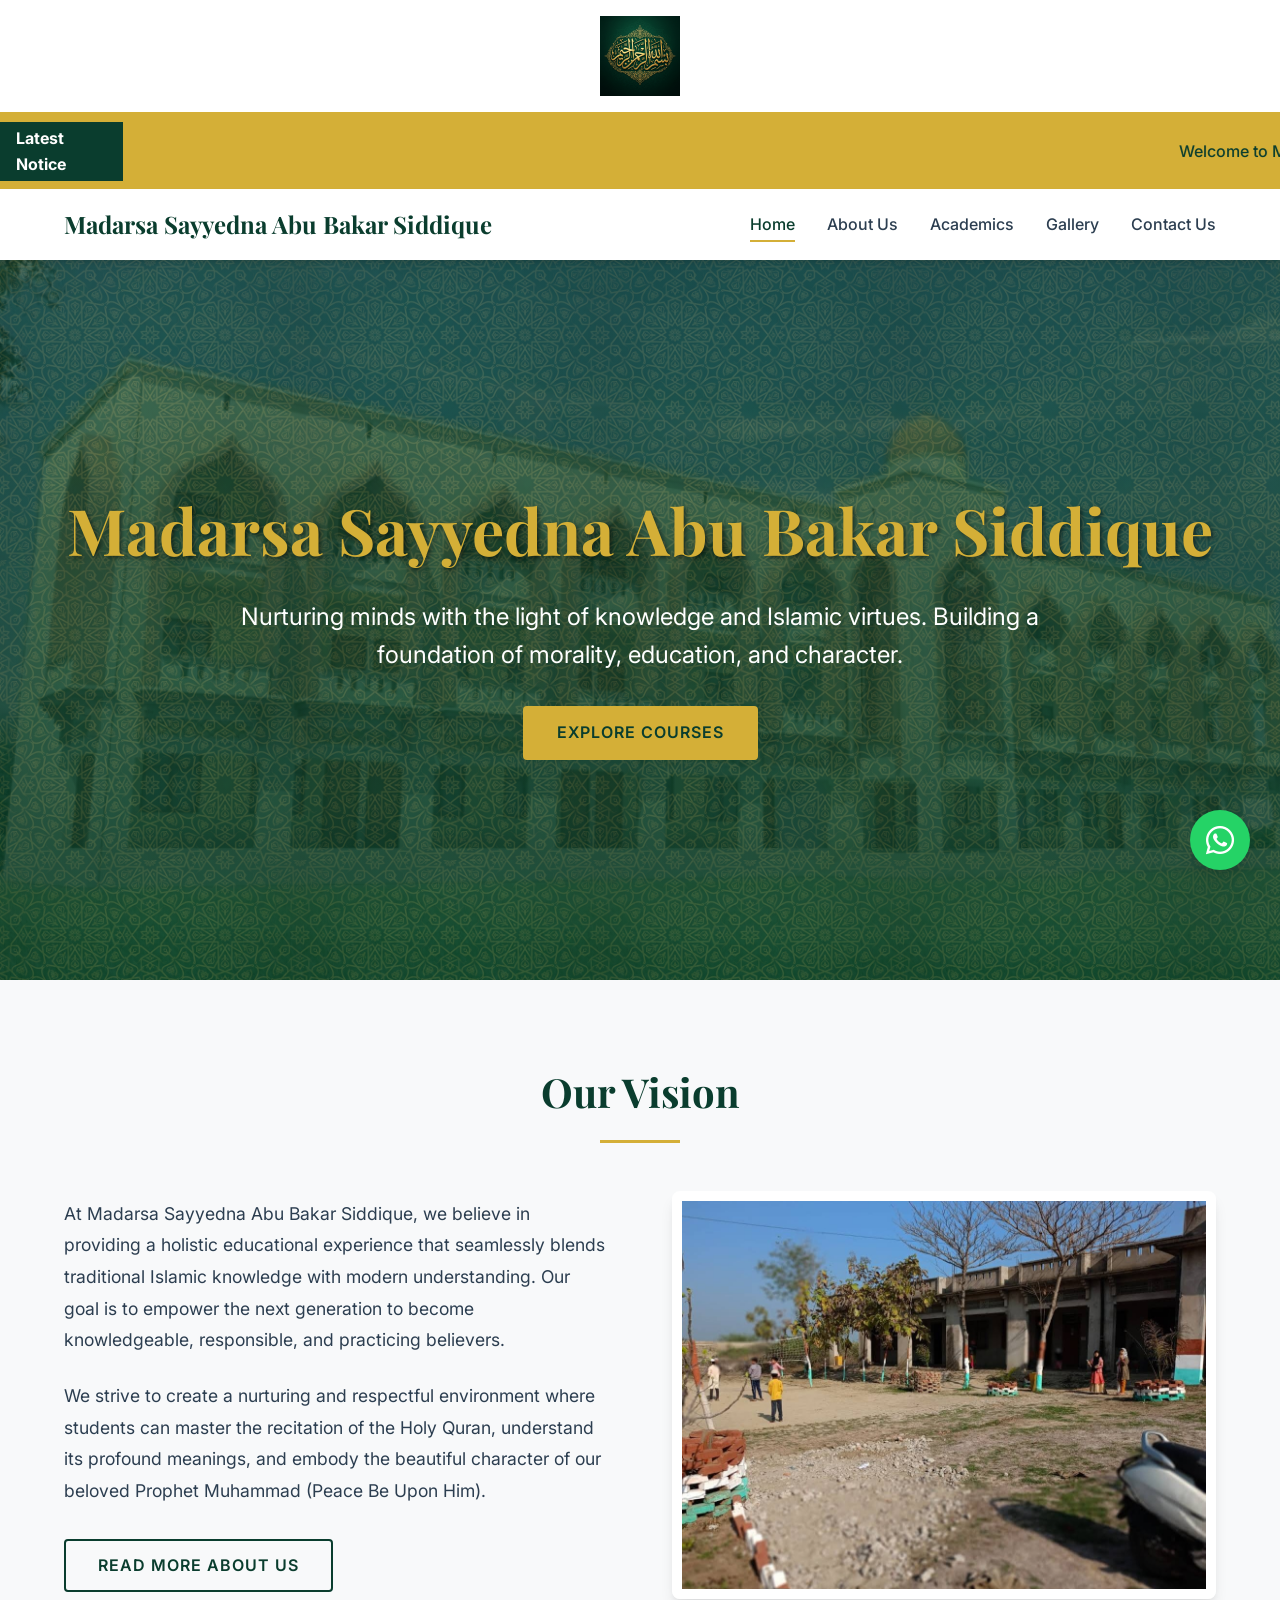
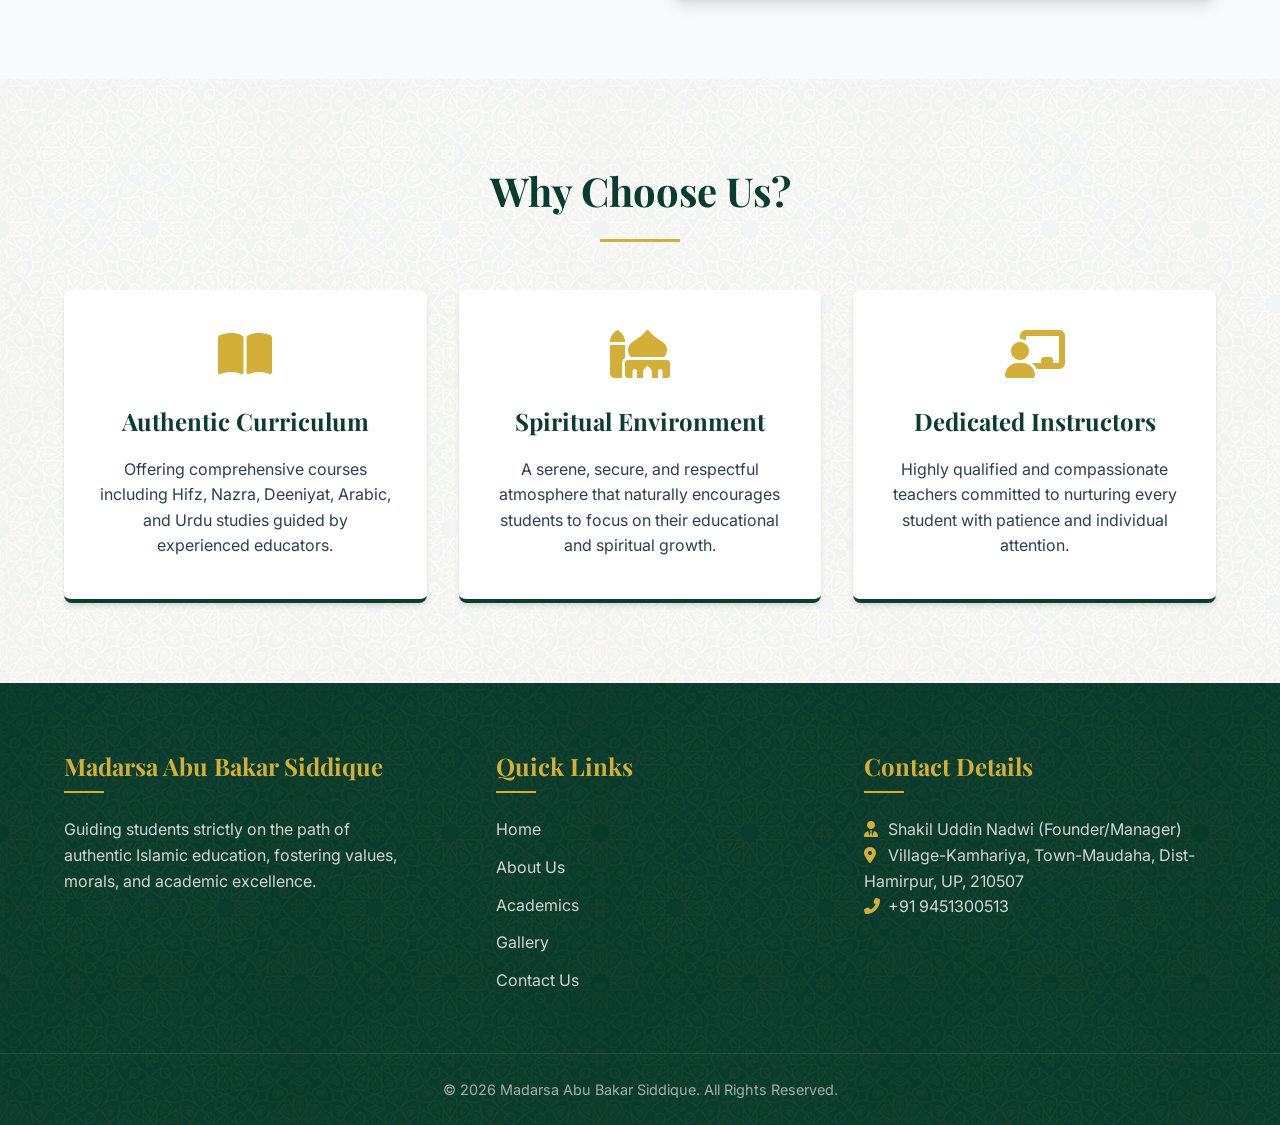
<file: index.html>
<!doctype html>
<html lang="en">
  <head>
    <meta charset="UTF-8" />
    <meta name="viewport" content="width=device-width, initial-scale=1.0" />
    <meta
      name="description"
      content="Madarsa Sayyedna Abu Bakar Siddique - Premier Islamic Educational Institution in Hamirpur, Uttar Pradesh."
    />
    <title>
      Madarsa in Hamirpur, Uttar Pradesh | Madarsa Sayyedna Abu Bakar Siddique
    </title>
    <!-- FontAwesome -->
    <link
      rel="stylesheet"
      href="https://cdnjs.cloudflare.com/ajax/libs/font-awesome/6.4.0/css/all.min.css"
    />
    <link rel="stylesheet" href="assets/css/style.css" />
  </head>

  <body>
    <!-- Top Bismillah Header -->
    <div class="bismillah-container">
      <img
        src="assets/images/bismillah.png"
        alt="Bismillah"
        class="bismillah-img"
      />
    </div>

    <!-- Notice Marquee -->
    <div class="notice-marquee">
      <span class="label">Latest Notice</span>
      <marquee behavior="scroll" direction="left" scrollamount="5">
        Welcome to Madarsa Sayyedna Abu Bakar Siddique! Admissions are now open
        for the upcoming academic year. Enroll your children for Hifz, Nazra,
        and Deeniyat courses. Focus on shaping a bright future with authentic
        Islamic teachings.
      </marquee>
    </div>

    <!-- Navbar -->
    <nav class="navbar">
      <div
        class="container"
        style="
          display: flex;
          justify-content: space-between;
          align-items: center;
        "
      >
        <a href="index.html" class="nav-brand"
          >Madarsa Sayyedna Abu Bakar Siddique</a
        >
        <button class="menu-toggle"><i class="fas fa-bars"></i></button>
        <ul class="nav-menu">
          <li><a href="index.html" class="nav-link">Home</a></li>
          <li><a href="about.html" class="nav-link">About Us</a></li>
          <li><a href="academics.html" class="nav-link">Academics</a></li>
          <li><a href="gallery.html" class="nav-link">Gallery</a></li>
          <li><a href="contact.html" class="nav-link">Contact Us</a></li>
        </ul>
      </div>
    </nav>

    <!-- Hero Section -->
    <section class="hero">
      <img
        src="assets/images/hero.jpeg"
        alt="Madarsa External View"
        class="hero-bg"
      />
      <div class="hero-overlay"></div>
      <div class="hero-pattern"></div>
      <div class="container hero-content">
        <h1>Madarsa Sayyedna Abu Bakar Siddique</h1>
        <p>
          Nurturing minds with the light of knowledge and Islamic virtues.
          Building a foundation of morality, education, and character.
        </p>
        <a href="academics.html" class="btn btn-gold">Explore Courses</a>
      </div>
    </section>

    <!-- Vision & Mission Section -->
    <section class="section section-bg-light">
      <div class="container">
        <h2 class="section-title">Our Vision</h2>
        <div class="about-grid">
          <div>
            <p
              style="font-size: 1.1rem; line-height: 1.8; margin-bottom: 1.5rem"
            >
              At Madarsa Sayyedna Abu Bakar Siddique, we believe in providing a
              holistic educational experience that seamlessly blends traditional
              Islamic knowledge with modern understanding. Our goal is to
              empower the next generation to become knowledgeable, responsible,
              and practicing believers.
            </p>
            <p style="font-size: 1.1rem; line-height: 1.8; margin-bottom: 2rem">
              We strive to create a nurturing and respectful environment where
              students can master the recitation of the Holy Quran, understand
              its profound meanings, and embody the beautiful character of our
              beloved Prophet Muhammad (Peace Be Upon Him).
            </p>
            <a
              href="about.html"
              class="btn btn-outline"
              style="
                color: var(--primary-green);
                border-color: var(--primary-green);
              "
              >Read More About Us</a
            >
          </div>
          <div>
            <img
              src="assets/images/students.jpeg"
              alt="Students Studying"
              class="about-image"
            />
          </div>
        </div>
      </div>
    </section>

    <!-- Key Highlights -->
    <section class="section section-bg-pattern">
      <div class="container">
        <h2 class="section-title">Why Choose Us?</h2>
        <div class="grid">
          <div class="card">
            <i class="fas fa-book-open card-icon"></i>
            <h3 class="card-title">Authentic Curriculum</h3>
            <p>
              Offering comprehensive courses including Hifz, Nazra, Deeniyat,
              Arabic, and Urdu studies guided by experienced educators.
            </p>
          </div>
          <div class="card">
            <i class="fas fa-mosque card-icon"></i>
            <h3 class="card-title">Spiritual Environment</h3>
            <p>
              A serene, secure, and respectful atmosphere that naturally
              encourages students to focus on their educational and spiritual
              growth.
            </p>
          </div>
          <div class="card">
            <i class="fas fa-chalkboard-teacher card-icon"></i>
            <h3 class="card-title">Dedicated Instructors</h3>
            <p>
              Highly qualified and compassionate teachers committed to nurturing
              every student with patience and individual attention.
            </p>
          </div>
        </div>
      </div>
    </section>

    <!-- Footer -->
    <footer class="footer">
      <div class="container footer-grid">
        <div class="footer-col">
          <h3>Madarsa Abu Bakar Siddique</h3>
          <p>
            Guiding students strictly on the path of authentic Islamic
            education, fostering values, morals, and academic excellence.
          </p>
        </div>
        <div class="footer-col" style="padding-left: 2rem">
          <h3>Quick Links</h3>
          <ul class="footer-links">
            <li><a href="index.html">Home</a></li>
            <li><a href="about.html">About Us</a></li>
            <li><a href="academics.html">Academics</a></li>
            <li><a href="gallery.html">Gallery</a></li>
            <li><a href="contact.html">Contact Us</a></li>
          </ul>
        </div>
        <div class="footer-col">
          <h3>Contact Details</h3>
          <p>
            <i
              class="fas fa-user-tie"
              style="color: var(--gold); width: 20px"
            ></i>
            Shakil Uddin Nadwi (Founder/Manager)
          </p>
          <p>
            <i
              class="fas fa-map-marker-alt"
              style="color: var(--gold); width: 20px"
            ></i>
            Village-Kamhariya, Town-Maudaha, Dist-Hamirpur, UP, 210507
          </p>
          <p>
            <i
              class="fas fa-phone-alt"
              style="color: var(--gold); width: 20px"
            ></i>
            +91 9451300513
          </p>
        </div>
      </div>
      <div class="footer-bottom">
        <p>&copy; 2026 Madarsa Abu Bakar Siddique. All Rights Reserved.</p>
      </div>
    </footer>

    <!-- WhatsApp FAB -->
    <a
      href="https://wa.me/919451300513"
      target="_blank"
      class="whatsapp-fab"
      aria-label="Chat on WhatsApp"
    >
      <i class="fab fa-whatsapp"></i>
    </a>

    <script src="assets/js/script.js"></script>
  </body>
</html>
</file>
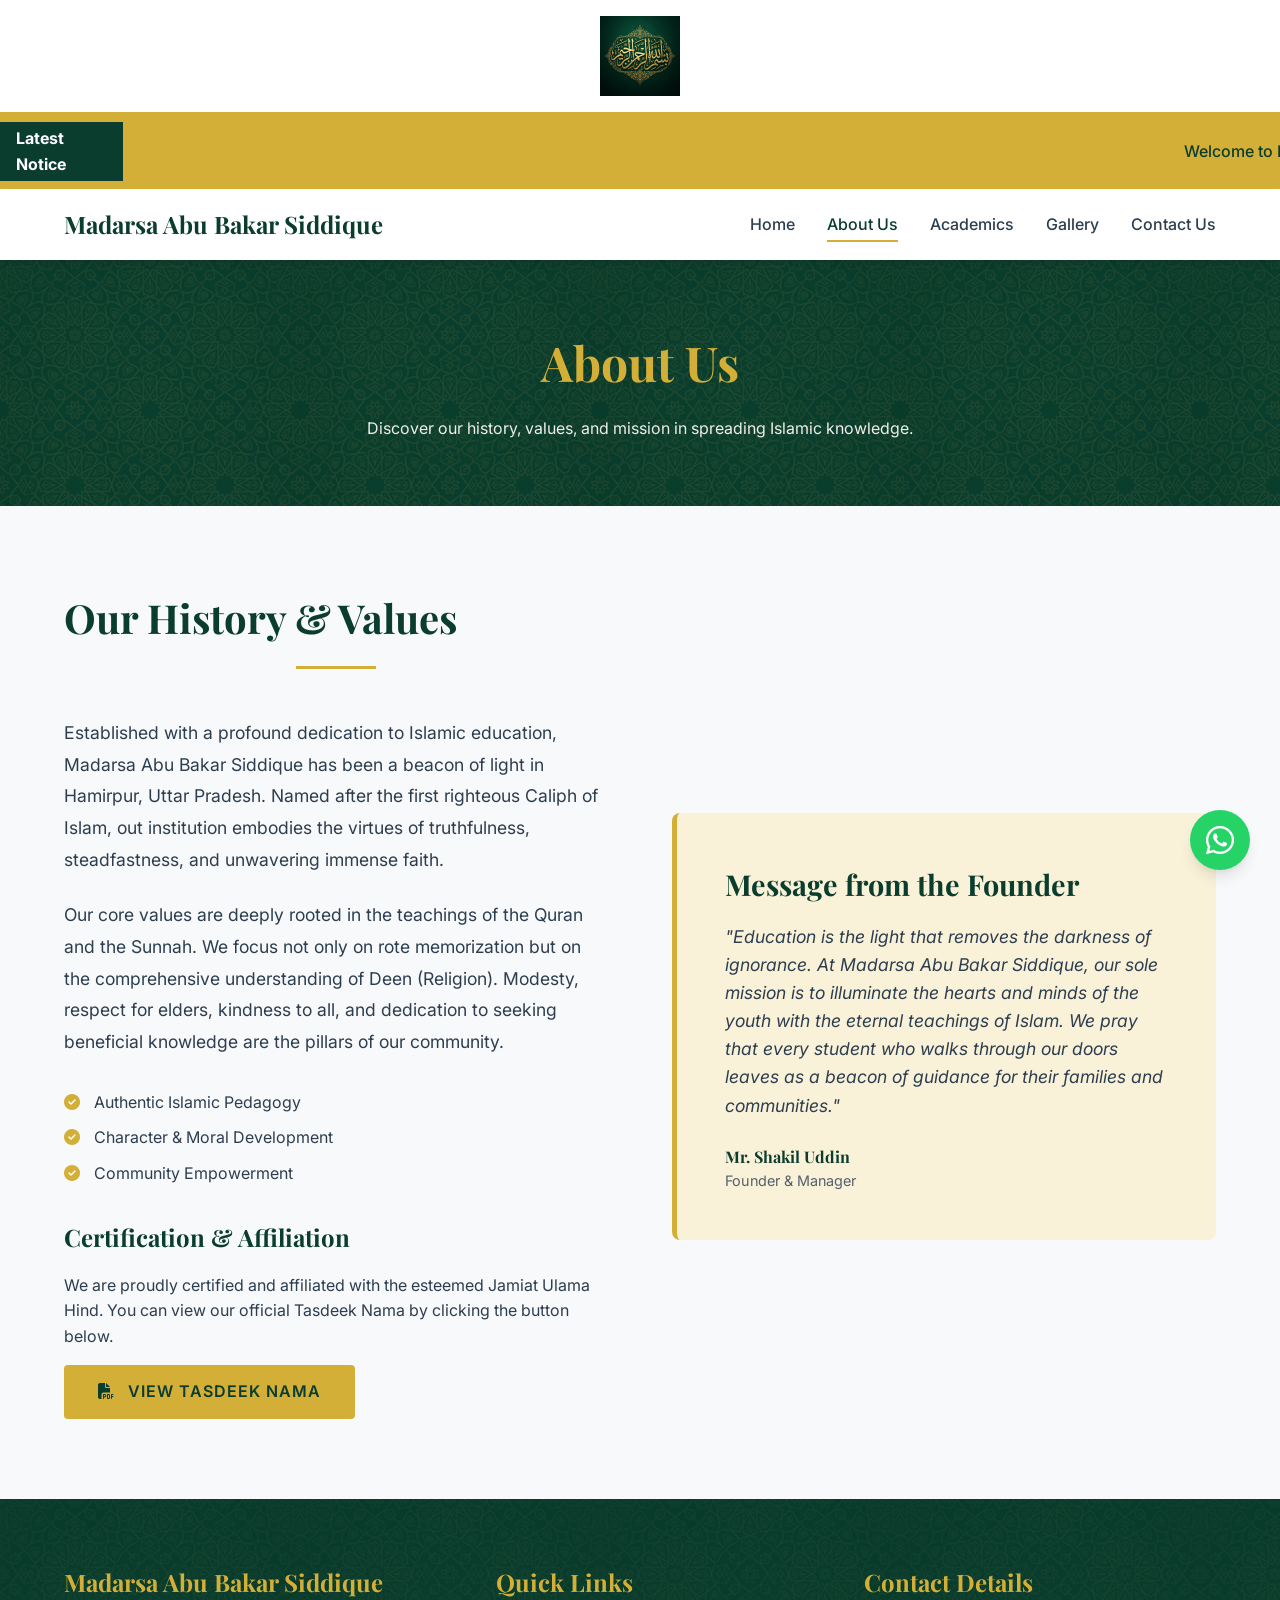
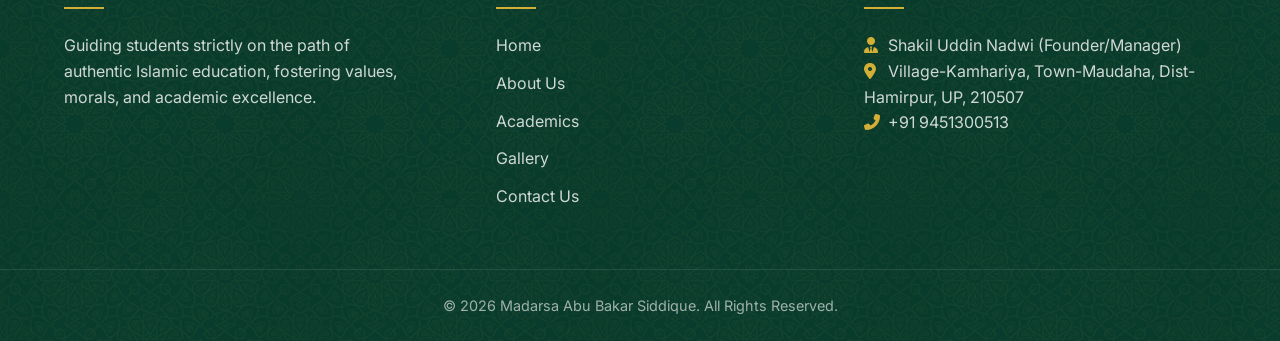
<file: about.html>
<!doctype html>
<html lang="en">
  <head>
    <meta charset="UTF-8" />
    <meta name="viewport" content="width=device-width, initial-scale=1.0" />
    <meta
      name="description"
      content="About Madarsa Abu Bakar Siddique - Learn about our history, values, and our Founder/Manager Shakil Uddin."
    />
    <title>About Us | Madarsa Abu Bakar Siddique</title>
    <!-- FontAwesome -->
    <link
      rel="stylesheet"
      href="https://cdnjs.cloudflare.com/ajax/libs/font-awesome/6.4.0/css/all.min.css"
    />
    <link rel="stylesheet" href="assets/css/style.css" />
  </head>

  <body>
    <!-- Top Bismillah Header -->
    <div class="bismillah-container">
      <img
        src="assets/images/bismillah.png"
        alt="Bismillah"
        class="bismillah-img"
      />
    </div>

    <!-- Notice Marquee -->
    <div class="notice-marquee">
      <span class="label">Latest Notice</span>
      <marquee behavior="scroll" direction="left" scrollamount="5">
        Welcome to Madarsa Abu Bakar Siddique! Admissions are now open for the
        upcoming academic year. Enroll your children for Hifz, Nazra, and
        Deeniyat courses. Focus on shaping a bright future with authentic
        Islamic teachings.
      </marquee>
    </div>

    <!-- Navbar -->
    <nav class="navbar">
      <div
        class="container"
        style="
          display: flex;
          justify-content: space-between;
          align-items: center;
        "
      >
        <a href="index.html" class="nav-brand">Madarsa Abu Bakar Siddique</a>
        <button class="menu-toggle"><i class="fas fa-bars"></i></button>
        <ul class="nav-menu">
          <li><a href="index.html" class="nav-link">Home</a></li>
          <li><a href="about.html" class="nav-link">About Us</a></li>
          <li><a href="academics.html" class="nav-link">Academics</a></li>
          <li><a href="gallery.html" class="nav-link">Gallery</a></li>
          <li><a href="contact.html" class="nav-link">Contact Us</a></li>
        </ul>
      </div>
    </nav>

    <!-- Page Header -->
    <header class="page-header">
      <div class="container">
        <h1>About Us</h1>
        <p>
          Discover our history, values, and mission in spreading Islamic
          knowledge.
        </p>
      </div>
    </header>

    <!-- History & Values Section -->
    <section class="section section-bg-light">
      <div class="container">
        <div class="about-grid">
          <div>
            <h2 class="section-title" style="text-align: left">
              Our History & Values
            </h2>
            <p
              style="font-size: 1.1rem; line-height: 1.8; margin-bottom: 1.5rem"
            >
              Established with a profound dedication to Islamic education,
              Madarsa Abu Bakar Siddique has been a beacon of light in Hamirpur,
              Uttar Pradesh. Named after the first righteous Caliph of Islam,
              out institution embodies the virtues of truthfulness,
              steadfastness, and unwavering immense faith.
            </p>
            <p style="font-size: 1.1rem; line-height: 1.8; margin-bottom: 2rem">
              Our core values are deeply rooted in the teachings of the Quran
              and the Sunnah. We focus not only on rote memorization but on the
              comprehensive understanding of Deen (Religion). Modesty, respect
              for elders, kindness to all, and dedication to seeking beneficial
              knowledge are the pillars of our community.
            </p>
            <ul style="list-style: none">
              <li style="margin-bottom: 10px">
                <i
                  class="fas fa-check-circle"
                  style="color: var(--gold); margin-right: 10px"
                ></i>
                Authentic Islamic Pedagogy
              </li>
              <li style="margin-bottom: 10px">
                <i
                  class="fas fa-check-circle"
                  style="color: var(--gold); margin-right: 10px"
                ></i>
                Character & Moral Development
              </li>
              <li style="margin-bottom: 10px">
                <i
                  class="fas fa-check-circle"
                  style="color: var(--gold); margin-right: 10px"
                ></i>
                Community Empowerment
              </li>
            </ul>
            <div style="margin-top: 2rem">
              <h3
                style="
                  font-size: 1.5rem;
                  color: var(--primary-green);
                  margin-bottom: 1rem;
                "
              >
                Certification & Affiliation
              </h3>
              <p style="margin-bottom: 1rem">
                We are proudly certified and affiliated with the esteemed Jamiat
                Ulama Hind. You can view our official Tasdeek Nama by clicking
                the button below.
              </p>
              <a
                href="assets/pdf/madarsa_tasddenama779_260310_111826.PDF"
                target="_blank"
                class="btn btn-gold"
              >
                <i class="fas fa-file-pdf" style="margin-right: 8px"></i> View
                Tasdeek Nama
              </a>
            </div>
          </div>
          <div>
            <!-- Message From Founder -->
            <div class="founder-msg">
              <h2
                style="
                  font-size: 1.8rem;
                  margin-bottom: 1rem;
                  color: var(--primary-green);
                "
              >
                Message from the Founder
              </h2>
              <blockquote>
                "Education is the light that removes the darkness of ignorance.
                At Madarsa Abu Bakar Siddique, our sole mission is to illuminate
                the hearts and minds of the youth with the eternal teachings of
                Islam. We pray that every student who walks through our doors
                leaves as a beacon of guidance for their families and
                communities."
              </blockquote>
              <p class="founder-name">Mr. Shakil Uddin</p>
              <p style="color: var(--text-gray); font-size: 0.9rem">
                Founder & Manager
              </p>
            </div>
          </div>
        </div>
      </div>
    </section>

    <!-- Footer -->
    <footer class="footer">
      <div class="container footer-grid">
        <div class="footer-col">
          <h3>Madarsa Abu Bakar Siddique</h3>
          <p>
            Guiding students strictly on the path of authentic Islamic
            education, fostering values, morals, and academic excellence.
          </p>
        </div>
        <div class="footer-col" style="padding-left: 2rem">
          <h3>Quick Links</h3>
          <ul class="footer-links">
            <li><a href="index.html">Home</a></li>
            <li><a href="about.html">About Us</a></li>
            <li><a href="academics.html">Academics</a></li>
            <li><a href="gallery.html">Gallery</a></li>
            <li><a href="contact.html">Contact Us</a></li>
          </ul>
        </div>
        <div class="footer-col">
          <h3>Contact Details</h3>
          <p>
            <i
              class="fas fa-user-tie"
              style="color: var(--gold); width: 20px"
            ></i>
            Shakil Uddin Nadwi (Founder/Manager)
          </p>
          <p>
            <i
              class="fas fa-map-marker-alt"
              style="color: var(--gold); width: 20px"
            ></i>
            Village-Kamhariya, Town-Maudaha, Dist-Hamirpur, UP, 210507
          </p>
          <p>
            <i
              class="fas fa-phone-alt"
              style="color: var(--gold); width: 20px"
            ></i>
            +91 9451300513
          </p>
        </div>
      </div>
      <div class="footer-bottom">
        <p>&copy; 2026 Madarsa Abu Bakar Siddique. All Rights Reserved.</p>
      </div>
    </footer>

    <!-- WhatsApp FAB -->
    <a
      href="https://wa.me/919451300513"
      target="_blank"
      class="whatsapp-fab"
      aria-label="Chat on WhatsApp"
    >
      <i class="fab fa-whatsapp"></i>
    </a>

    <script src="assets/js/script.js"></script>
  </body>
</html>
</file>
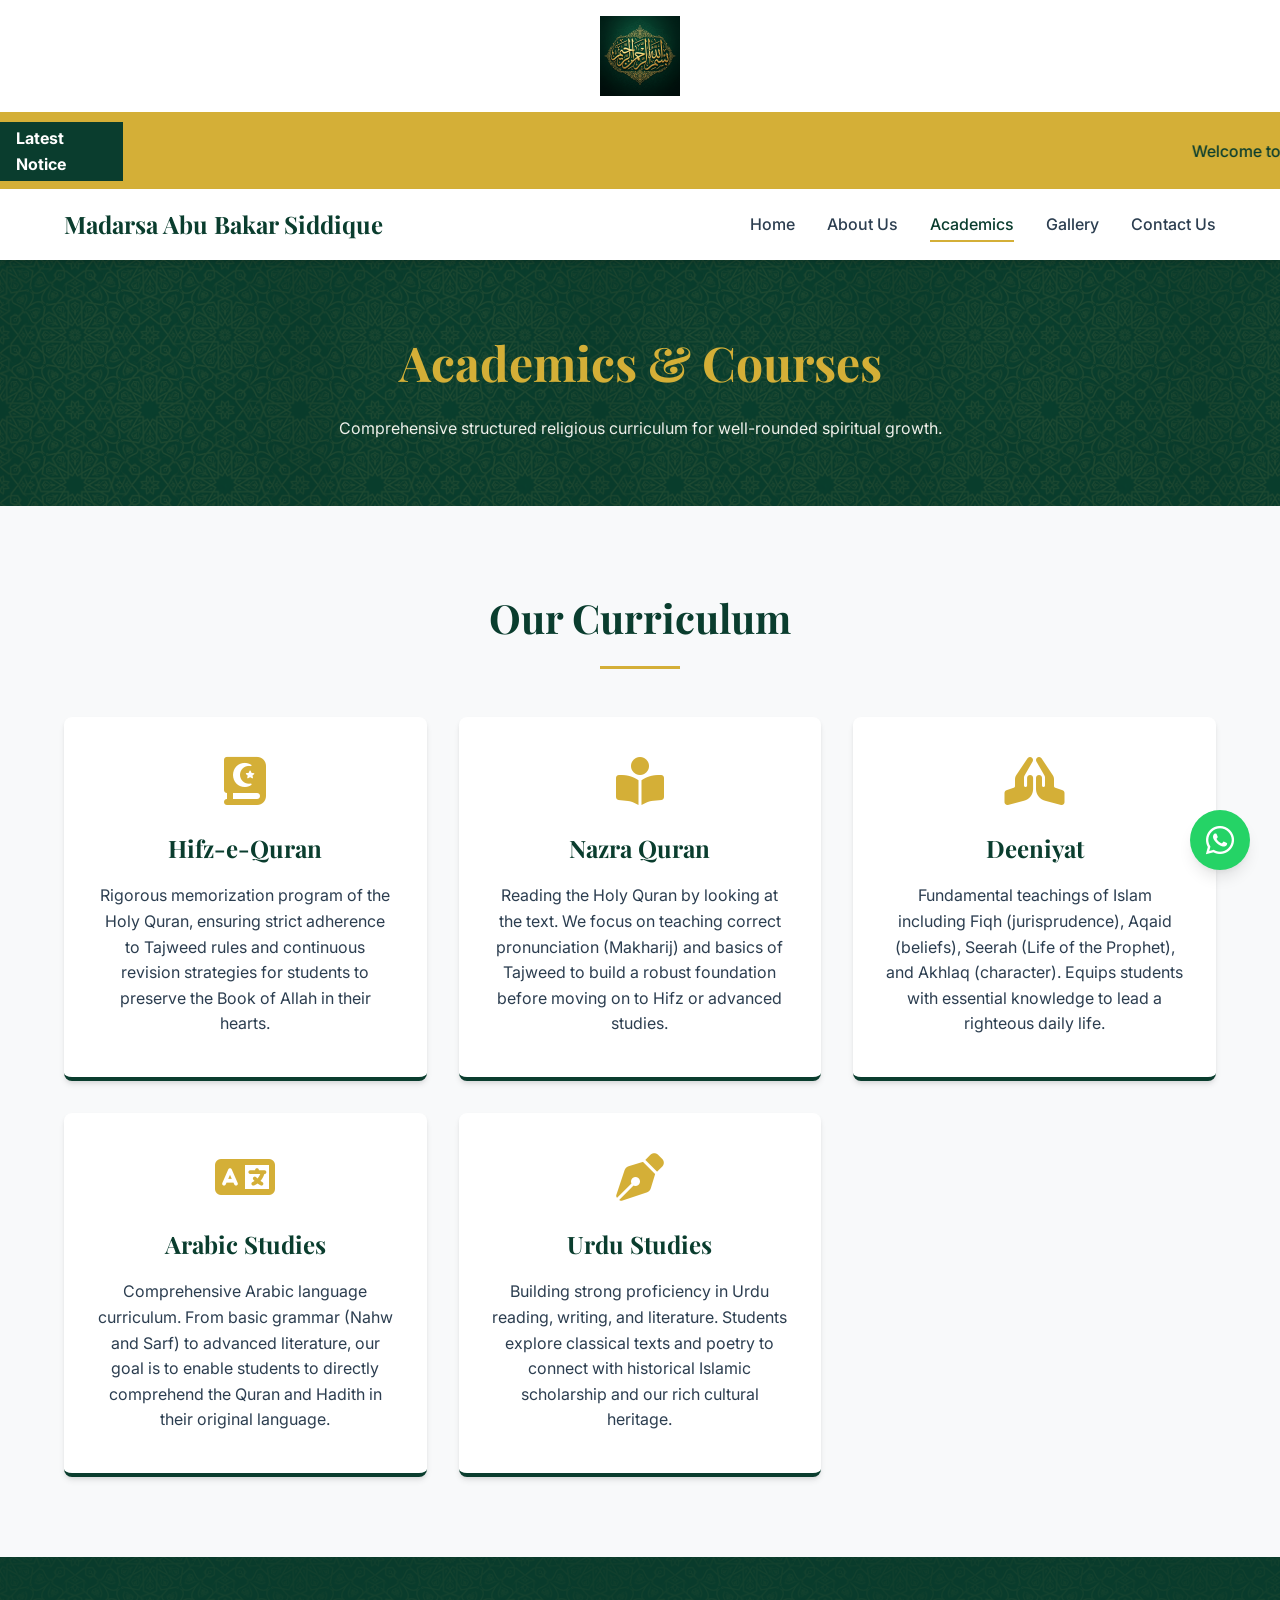
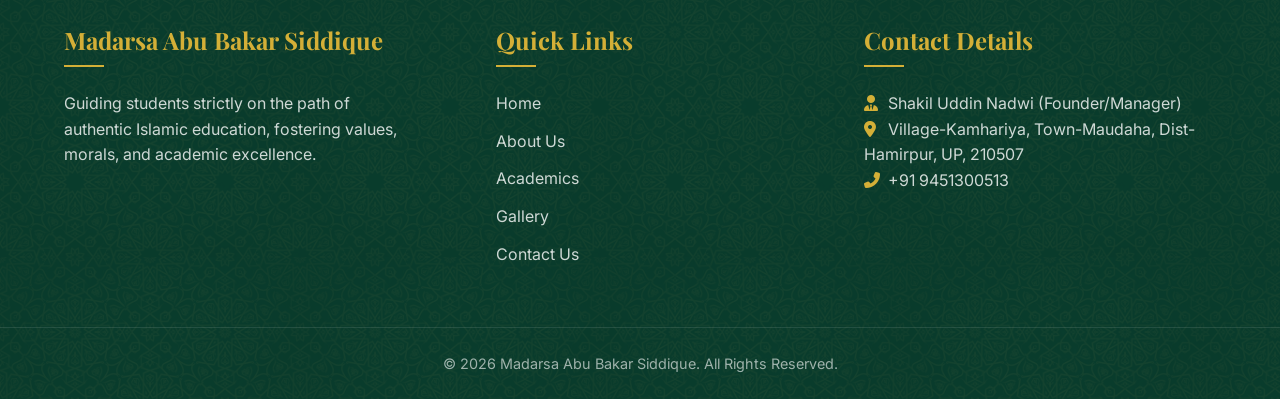
<file: academics.html>
<!doctype html>
<html lang="en">
  <head>
    <meta charset="UTF-8" />
    <meta name="viewport" content="width=device-width, initial-scale=1.0" />
    <meta
      name="description"
      content="Academics & Courses at Madarsa Abu Bakar Siddique - Hifz, Nazra, Deeniyat, Arabic, and Urdu Studies."
    />
    <title>Academics & Courses | Madarsa Abu Bakar Siddique</title>
    <!-- FontAwesome -->
    <link
      rel="stylesheet"
      href="https://cdnjs.cloudflare.com/ajax/libs/font-awesome/6.4.0/css/all.min.css"
    />
    <link rel="stylesheet" href="assets/css/style.css" />
  </head>

  <body>
    <!-- Top Bismillah Header -->
    <div class="bismillah-container">
      <img
        src="assets/images/bismillah.png"
        alt="Bismillah"
        class="bismillah-img"
      />
    </div>

    <!-- Notice Marquee -->
    <div class="notice-marquee">
      <span class="label">Latest Notice</span>
      <marquee behavior="scroll" direction="left" scrollamount="5">
        Welcome to Madarsa Abu Bakar Siddique! Admissions are now open for the
        upcoming academic year. Enroll your children for Hifz, Nazra, and
        Deeniyat courses. Focus on shaping a bright future with authentic
        Islamic teachings.
      </marquee>
    </div>

    <!-- Navbar -->
    <nav class="navbar">
      <div
        class="container"
        style="
          display: flex;
          justify-content: space-between;
          align-items: center;
        "
      >
        <a href="index.html" class="nav-brand">Madarsa Abu Bakar Siddique</a>
        <button class="menu-toggle"><i class="fas fa-bars"></i></button>
        <ul class="nav-menu">
          <li><a href="index.html" class="nav-link">Home</a></li>
          <li><a href="about.html" class="nav-link">About Us</a></li>
          <li><a href="academics.html" class="nav-link">Academics</a></li>
          <li><a href="gallery.html" class="nav-link">Gallery</a></li>
          <li><a href="contact.html" class="nav-link">Contact Us</a></li>
        </ul>
      </div>
    </nav>

    <!-- Page Header -->
    <header class="page-header">
      <div class="container">
        <h1>Academics & Courses</h1>
        <p>
          Comprehensive structured religious curriculum for well-rounded
          spiritual growth.
        </p>
      </div>
    </header>

    <!-- Courses Section -->
    <section class="section section-bg-light">
      <div class="container">
        <h2 class="section-title">Our Curriculum</h2>
        <div class="grid">
          <!-- Course 1 -->
          <div class="card">
            <i class="fas fa-quran card-icon"></i>
            <h3 class="card-title">Hifz-e-Quran</h3>
            <p>
              Rigorous memorization program of the Holy Quran, ensuring strict
              adherence to Tajweed rules and continuous revision strategies for
              students to preserve the Book of Allah in their hearts.
            </p>
          </div>
          <!-- Course 2 -->
          <div class="card">
            <i class="fas fa-book-reader card-icon"></i>
            <h3 class="card-title">Nazra Quran</h3>
            <p>
              Reading the Holy Quran by looking at the text. We focus on
              teaching correct pronunciation (Makharij) and basics of Tajweed to
              build a robust foundation before moving on to Hifz or advanced
              studies.
            </p>
          </div>
          <!-- Course 3 -->
          <div class="card">
            <i class="fas fa-hands-praying card-icon"></i>
            <h3 class="card-title">Deeniyat</h3>
            <p>
              Fundamental teachings of Islam including Fiqh (jurisprudence),
              Aqaid (beliefs), Seerah (Life of the Prophet), and Akhlaq
              (character). Equips students with essential knowledge to lead a
              righteous daily life.
            </p>
          </div>
          <!-- Course 4 -->
          <div class="card">
            <i class="fas fa-language card-icon"></i>
            <h3 class="card-title">Arabic Studies</h3>
            <p>
              Comprehensive Arabic language curriculum. From basic grammar (Nahw
              and Sarf) to advanced literature, our goal is to enable students
              to directly comprehend the Quran and Hadith in their original
              language.
            </p>
          </div>
          <!-- Course 5 -->
          <div class="card">
            <i class="fas fa-pen-nib card-icon"></i>
            <h3 class="card-title">Urdu Studies</h3>
            <p>
              Building strong proficiency in Urdu reading, writing, and
              literature. Students explore classical texts and poetry to connect
              with historical Islamic scholarship and our rich cultural
              heritage.
            </p>
          </div>
        </div>
      </div>
    </section>

    <!-- Footer -->
    <footer class="footer">
      <div class="container footer-grid">
        <div class="footer-col">
          <h3>Madarsa Abu Bakar Siddique</h3>
          <p>
            Guiding students strictly on the path of authentic Islamic
            education, fostering values, morals, and academic excellence.
          </p>
        </div>
        <div class="footer-col" style="padding-left: 2rem">
          <h3>Quick Links</h3>
          <ul class="footer-links">
            <li><a href="index.html">Home</a></li>
            <li><a href="about.html">About Us</a></li>
            <li><a href="academics.html">Academics</a></li>
            <li><a href="gallery.html">Gallery</a></li>
            <li><a href="contact.html">Contact Us</a></li>
          </ul>
        </div>
        <div class="footer-col">
          <h3>Contact Details</h3>
          <p>
            <i
              class="fas fa-user-tie"
              style="color: var(--gold); width: 20px"
            ></i>
            Shakil Uddin Nadwi (Founder/Manager)
          </p>
          <p>
            <i
              class="fas fa-map-marker-alt"
              style="color: var(--gold); width: 20px"
            ></i>
            Village-Kamhariya, Town-Maudaha, Dist-Hamirpur, UP, 210507
          </p>
          <p>
            <i
              class="fas fa-phone-alt"
              style="color: var(--gold); width: 20px"
            ></i>
            +91 9451300513
          </p>
        </div>
      </div>
      <div class="footer-bottom">
        <p>&copy; 2026 Madarsa Abu Bakar Siddique. All Rights Reserved.</p>
      </div>
    </footer>

    <!-- WhatsApp FAB -->
    <a
      href="https://wa.me/919451300513"
      target="_blank"
      class="whatsapp-fab"
      aria-label="Chat on WhatsApp"
    >
      <i class="fab fa-whatsapp"></i>
    </a>

    <script src="assets/js/script.js"></script>
  </body>
</html>
</file>
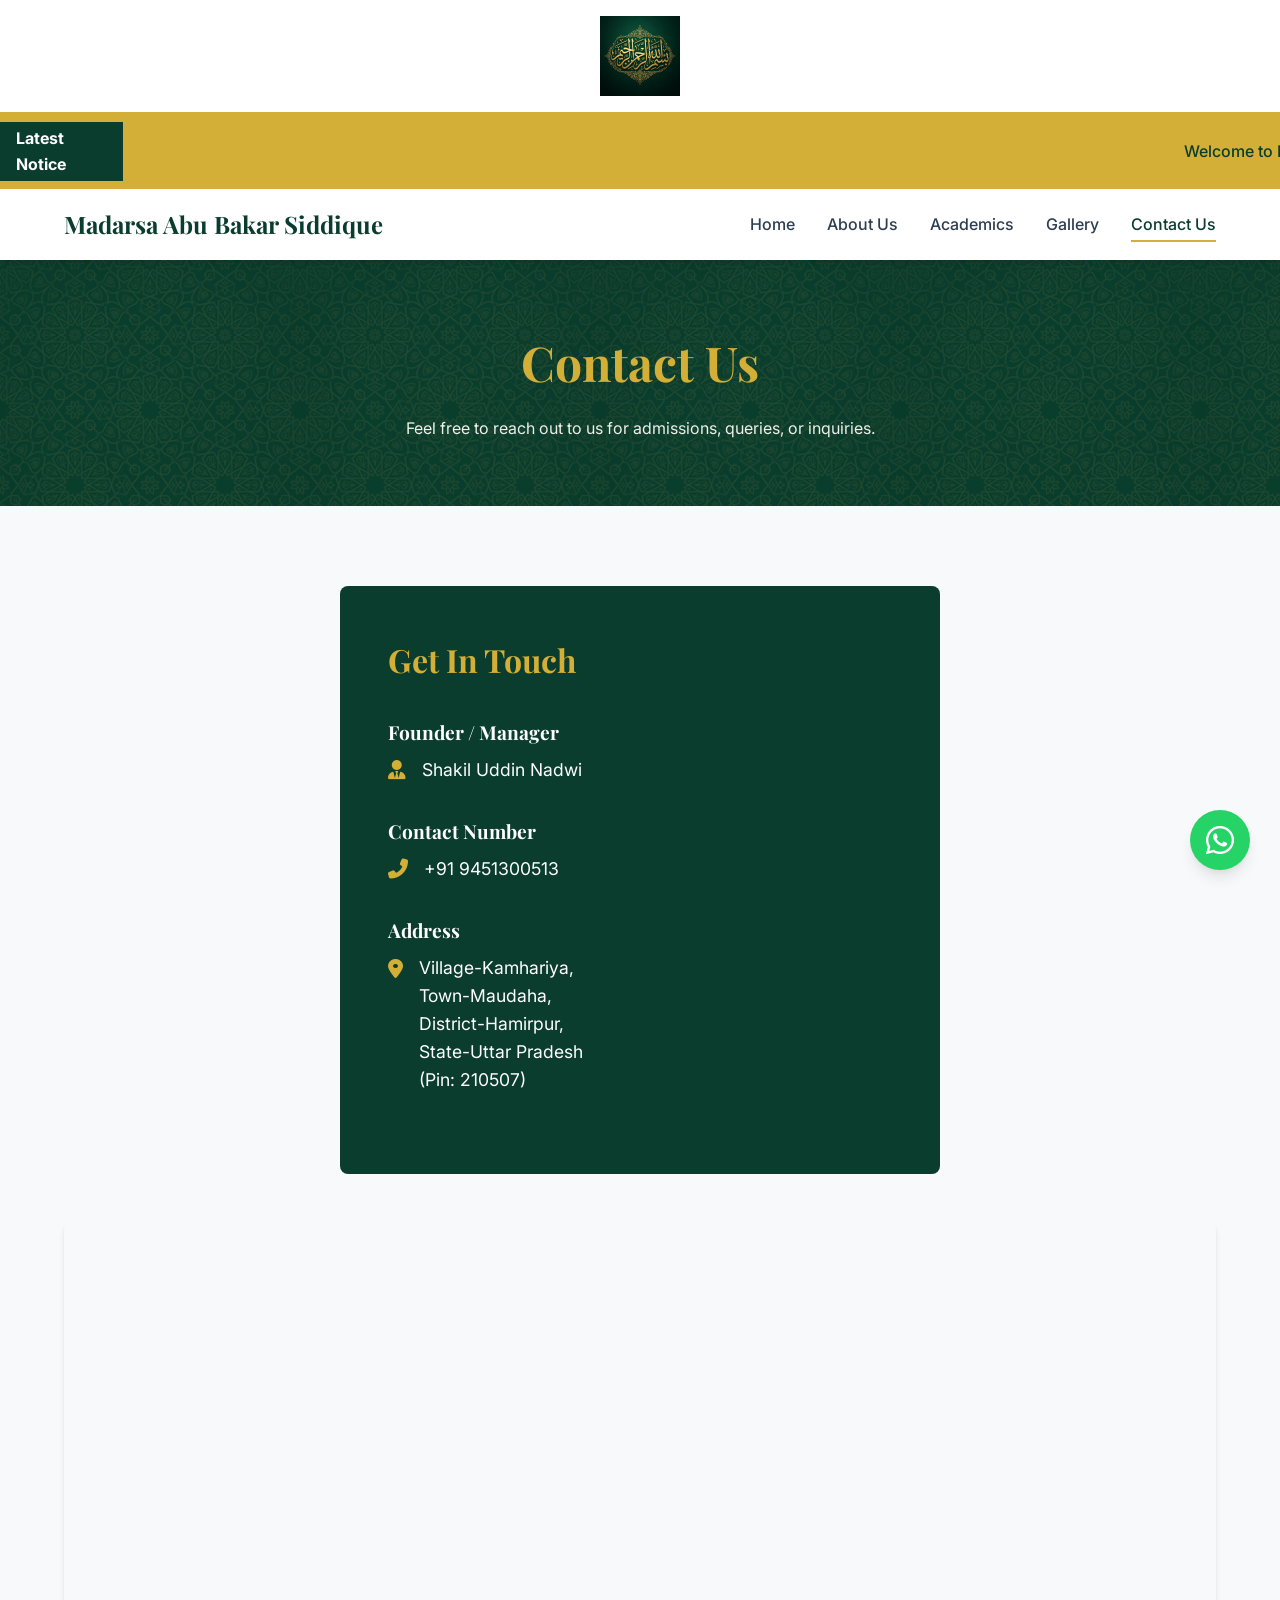
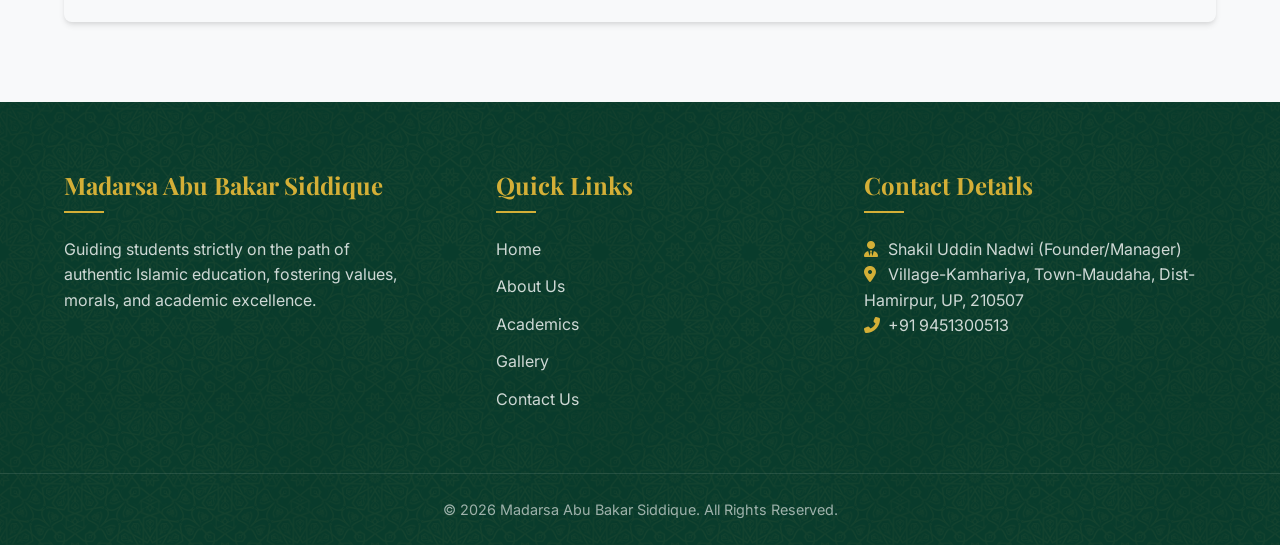
<file: contact.html>
<!doctype html>
<html lang="en">
  <head>
    <meta charset="UTF-8" />
    <meta name="viewport" content="width=device-width, initial-scale=1.0" />
    <meta
      name="description"
      content="Contact Madarsa Sayyedna Abu Bakar Siddique. Get in touch with us at Hamirpur, Uttar Pradesh."
    />
    <title>Contact Us | Madarsa Abu Bakar Siddique</title>
    <!-- FontAwesome -->
    <link
      rel="stylesheet"
      href="https://cdnjs.cloudflare.com/ajax/libs/font-awesome/6.4.0/css/all.min.css"
    />
    <link rel="stylesheet" href="assets/css/style.css" />
  </head>

  <body>
    <!-- Top Bismillah Header -->
    <div class="bismillah-container">
      <img
        src="assets/images/bismillah.png"
        alt="Bismillah"
        class="bismillah-img"
      />
    </div>

    <!-- Notice Marquee -->
    <div class="notice-marquee">
      <span class="label">Latest Notice</span>
      <marquee behavior="scroll" direction="left" scrollamount="5">
        Welcome to Madarsa Abu Bakar Siddique! Admissions are now open for the
        upcoming academic year. Enroll your children for Hifz, Nazra, and
        Deeniyat courses. Focus on shaping a bright future with authentic
        Islamic teachings.
      </marquee>
    </div>

    <!-- Navbar -->
    <nav class="navbar">
      <div
        class="container"
        style="
          display: flex;
          justify-content: space-between;
          align-items: center;
        "
      >
        <a href="index.html" class="nav-brand">Madarsa Abu Bakar Siddique</a>
        <button class="menu-toggle"><i class="fas fa-bars"></i></button>
        <ul class="nav-menu">
          <li><a href="index.html" class="nav-link">Home</a></li>
          <li><a href="about.html" class="nav-link">About Us</a></li>
          <li><a href="academics.html" class="nav-link">Academics</a></li>
          <li><a href="gallery.html" class="nav-link">Gallery</a></li>
          <li><a href="contact.html" class="nav-link">Contact Us</a></li>
        </ul>
      </div>
    </nav>

    <!-- Page Header -->
    <header class="page-header">
      <div class="container">
        <h1>Contact Us</h1>
        <p>
          Feel free to reach out to us for admissions, queries, or inquiries.
        </p>
      </div>
    </header>

    <!-- Contact Section -->
    <section class="section section-bg-light">
      <div class="container">
        <div
          class="contact-grid"
          style="grid-template-columns: 1fr; max-width: 600px; margin: 0 auto"
        >
          <!-- Contact Info Area -->
          <div>
            <div class="contact-info">
              <h3 style="font-size: 2rem; margin-bottom: 2rem">Get In Touch</h3>

              <div style="margin-bottom: 2rem">
                <h4
                  style="
                    color: var(--white);
                    font-size: 1.2rem;
                    margin-bottom: 0.5rem;
                  "
                >
                  Founder / Manager
                </h4>
                <p style="font-size: 1.1rem; margin-bottom: 0">
                  <i class="fas fa-user-tie"></i> Shakil Uddin Nadwi
                </p>
              </div>

              <div style="margin-bottom: 2rem">
                <h4
                  style="
                    color: var(--white);
                    font-size: 1.2rem;
                    margin-bottom: 0.5rem;
                  "
                >
                  Contact Number
                </h4>
                <p style="font-size: 1.1rem; margin-bottom: 0">
                  <i class="fas fa-phone-alt"></i> +91 9451300513
                </p>
              </div>

              <div style="margin-bottom: 2rem">
                <h4
                  style="
                    color: var(--white);
                    font-size: 1.2rem;
                    margin-bottom: 0.5rem;
                  "
                >
                  Address
                </h4>
                <p
                  style="font-size: 1.1rem; line-height: 1.6; margin-bottom: 0"
                >
                  <i
                    class="fas fa-map-marker-alt"
                    style="align-self: flex-start; margin-top: 5px"
                  ></i>
                  Village-Kamhariya,<br />Town-Maudaha,<br />District-Hamirpur,<br />State-Uttar
                  Pradesh<br />(Pin: 210507)
                </p>
              </div>
            </div>
          </div>
        </div>

        <!-- Google Map iframe linking to Hamirpur, UP -->
        <div class="map-container">
          <iframe
            src="https://maps.google.com/maps?q=madarsa%20sayyedna%20abu%20bakar%20siddque,%20village-kamhariya,%20maudaha,%20hamirpur,%20uttar%20pradesh%20210507&t=&z=16&ie=UTF8&iwloc=&output=embed"
            width="100%"
            height="100%"
            style="border: 0"
            allowfullscreen=""
            loading="lazy"
            referrerpolicy="no-referrer-when-downgrade"
          >
          </iframe>
        </div>
      </div>
    </section>

    <!-- Footer -->
    <footer class="footer">
      <div class="container footer-grid">
        <div class="footer-col">
          <h3>Madarsa Abu Bakar Siddique</h3>
          <p>
            Guiding students strictly on the path of authentic Islamic
            education, fostering values, morals, and academic excellence.
          </p>
        </div>
        <div class="footer-col" style="padding-left: 2rem">
          <h3>Quick Links</h3>
          <ul class="footer-links">
            <li><a href="index.html">Home</a></li>
            <li><a href="about.html">About Us</a></li>
            <li><a href="academics.html">Academics</a></li>
            <li><a href="gallery.html">Gallery</a></li>
            <li><a href="contact.html">Contact Us</a></li>
          </ul>
        </div>
        <div class="footer-col">
          <h3>Contact Details</h3>
          <p>
            <i
              class="fas fa-user-tie"
              style="color: var(--gold); width: 20px"
            ></i>
            Shakil Uddin Nadwi (Founder/Manager)
          </p>
          <p>
            <i
              class="fas fa-map-marker-alt"
              style="color: var(--gold); width: 20px"
            ></i>
            Village-Kamhariya, Town-Maudaha, Dist-Hamirpur, UP, 210507
          </p>
          <p>
            <i
              class="fas fa-phone-alt"
              style="color: var(--gold); width: 20px"
            ></i>
            +91 9451300513
          </p>
        </div>
      </div>
      <div class="footer-bottom">
        <p>&copy; 2026 Madarsa Abu Bakar Siddique. All Rights Reserved.</p>
      </div>
    </footer>

    <!-- WhatsApp FAB -->
    <a
      href="https://wa.me/919451300513"
      target="_blank"
      class="whatsapp-fab"
      aria-label="Chat on WhatsApp"
    >
      <i class="fab fa-whatsapp"></i>
    </a>

    <script src="assets/js/script.js"></script>
  </body>
</html>
</file>
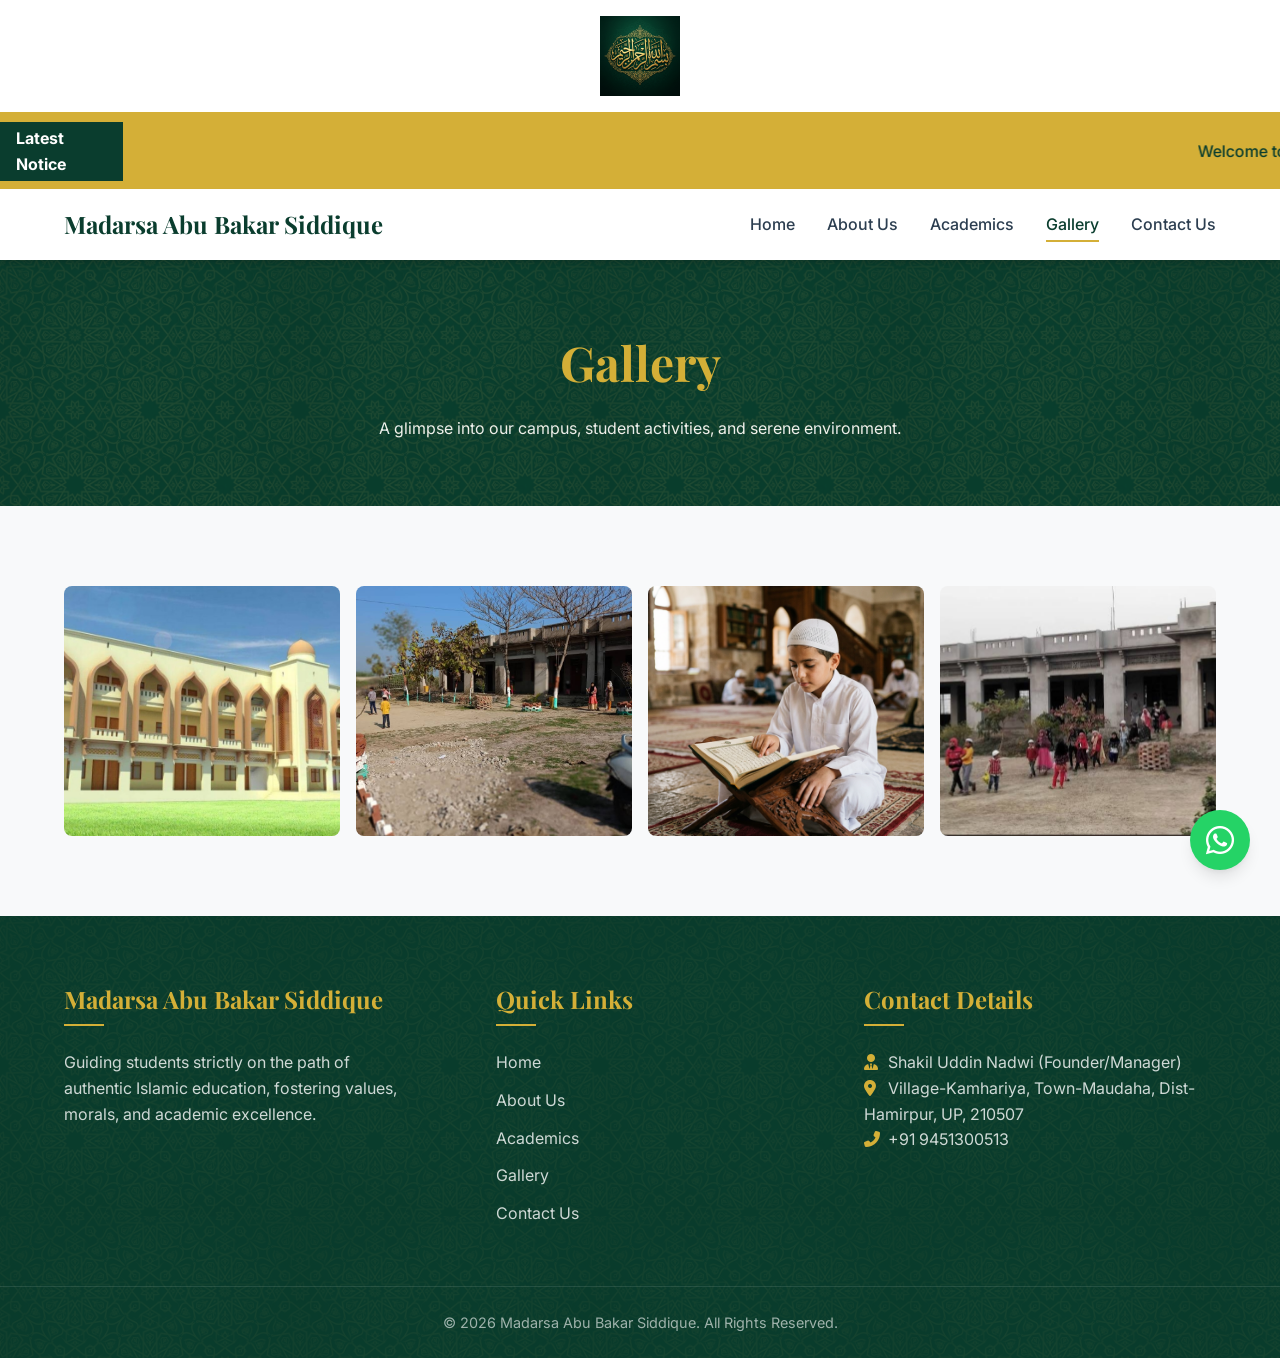
<file: gallery.html>
<!doctype html>
<html lang="en">
  <head>
    <meta charset="UTF-8" />
    <meta name="viewport" content="width=device-width, initial-scale=1.0" />
    <meta
      name="description"
      content="Gallery of Madarsa Sayyedna Abu Bakar Siddique - Campus photos and student activities."
    />
    <title>Gallery | Madarsa Sayyedna Abu Bakar Siddique</title>
    <!-- FontAwesome -->
    <link
      rel="stylesheet"
      href="https://cdnjs.cloudflare.com/ajax/libs/font-awesome/6.4.0/css/all.min.css"
    />
    <link rel="stylesheet" href="assets/css/style.css" />
  </head>

  <body>
    <!-- Top Bismillah Header -->
    <div class="bismillah-container">
      <img
        src="assets/images/bismillah.png"
        alt="Bismillah"
        class="bismillah-img"
      />
    </div>

    <!-- Notice Marquee -->
    <div class="notice-marquee">
      <span class="label">Latest Notice</span>
      <marquee behavior="scroll" direction="left" scrollamount="5">
        Welcome to Madarsa Abu Bakar Siddique! Admissions are now open for the
        upcoming academic year. Enroll your children for Hifz, Nazra, and
        Deeniyat courses. Focus on shaping a bright future with authentic
        Islamic teachings.
      </marquee>
    </div>

    <!-- Navbar -->
    <nav class="navbar">
      <div
        class="container"
        style="
          display: flex;
          justify-content: space-between;
          align-items: center;
        "
      >
        <a href="index.html" class="nav-brand">Madarsa Abu Bakar Siddique</a>
        <button class="menu-toggle"><i class="fas fa-bars"></i></button>
        <ul class="nav-menu">
          <li><a href="index.html" class="nav-link">Home</a></li>
          <li><a href="about.html" class="nav-link">About Us</a></li>
          <li><a href="academics.html" class="nav-link">Academics</a></li>
          <li><a href="gallery.html" class="nav-link">Gallery</a></li>
          <li><a href="contact.html" class="nav-link">Contact Us</a></li>
        </ul>
      </div>
    </nav>

    <!-- Page Header -->
    <header class="page-header">
      <div class="container">
        <h1>Gallery</h1>
        <p>
          A glimpse into our campus, student activities, and serene environment.
        </p>
      </div>
    </header>

    <!-- Gallery Section -->
    <section class="section section-bg-light">
      <div class="container">
        <div class="gallery-grid">
          <div class="gallery-item">
            <img src="assets/images/hero.jpeg" alt="Madarsa External View" />
          </div>
          <div class="gallery-item">
            <img
              src="assets/images/students.jpeg"
              alt="Students in Classroom"
            />
          </div>
          <div class="gallery-item">
            <img src="assets/images/quran.png" alt="Quran Reading" />
          </div>
          <div class="gallery-item">
            <img src="assets/images/students1.jpeg" alt="Group Study Session" />
          </div>
        </div>
      </div>
    </section>

    <!-- Footer -->
    <footer class="footer">
      <div class="container footer-grid">
        <div class="footer-col">
          <h3>Madarsa Abu Bakar Siddique</h3>
          <p>
            Guiding students strictly on the path of authentic Islamic
            education, fostering values, morals, and academic excellence.
          </p>
        </div>
        <div class="footer-col" style="padding-left: 2rem">
          <h3>Quick Links</h3>
          <ul class="footer-links">
            <li><a href="index.html">Home</a></li>
            <li><a href="about.html">About Us</a></li>
            <li><a href="academics.html">Academics</a></li>
            <li><a href="gallery.html">Gallery</a></li>
            <li><a href="contact.html">Contact Us</a></li>
          </ul>
        </div>
        <div class="footer-col">
          <h3>Contact Details</h3>
          <p>
            <i
              class="fas fa-user-tie"
              style="color: var(--gold); width: 20px"
            ></i>
            Shakil Uddin Nadwi (Founder/Manager)
          </p>
          <p>
            <i
              class="fas fa-map-marker-alt"
              style="color: var(--gold); width: 20px"
            ></i>
            Village-Kamhariya, Town-Maudaha, Dist-Hamirpur, UP, 210507
          </p>
          <p>
            <i
              class="fas fa-phone-alt"
              style="color: var(--gold); width: 20px"
            ></i>
            +91 9451300513
          </p>
        </div>
      </div>
      <div class="footer-bottom">
        <p>&copy; 2026 Madarsa Abu Bakar Siddique. All Rights Reserved.</p>
      </div>
    </footer>

    <!-- WhatsApp FAB -->
    <a
      href="https://wa.me/919451300513"
      target="_blank"
      class="whatsapp-fab"
      aria-label="Chat on WhatsApp"
    >
      <i class="fab fa-whatsapp"></i>
    </a>

    <script src="assets/js/script.js"></script>
  </body>
</html>
</file>
<file: assets/css/style.css>
@import url("https://fonts.googleapis.com/css2?family=Inter:wght@300;400;500;600&family=Playfair+Display:ital,wght@0,400;0,600;0,700;1,400&display=swap");

:root {
  --primary-green: #0a3d2e;
  --light-green: #186f54;
  --gold: #d4af37;
  --light-gold: #f9f1d8;
  --white: #ffffff;
  --off-white: #f8f9fa;
  --text-dark: #2c3e50;
  --text-gray: #55606c;
  --font-heading: "Playfair Display", serif;
  --font-body: "Inter", sans-serif;
  --shadow:
    0 4px 6px -1px rgba(0, 0, 0, 0.1), 0 2px 4px -1px rgba(0, 0, 0, 0.06);
  --shadow-lg:
    0 10px 15px -3px rgba(0, 0, 0, 0.1), 0 4px 6px -2px rgba(0, 0, 0, 0.05);
  --transition: all 0.3s ease;
}

* {
  margin: 0;
  padding: 0;
  box-sizing: border-box;
}

body {
  font-family: var(--font-body);
  color: var(--text-dark);
  background-color: var(--off-white);
  line-height: 1.6;
}

h1,
h2,
h3,
h4,
h5,
h6 {
  font-family: var(--font-heading);
  font-weight: 700;
  color: var(--primary-green);
  margin-bottom: 1rem;
}

a {
  text-decoration: none;
  color: var(--primary-green);
  transition: var(--transition);
}

a:hover {
  color: var(--gold);
}

img {
  max-width: 100%;
  height: auto;
  display: block;
}

.container {
  width: 100%;
  max-width: 1200px;
  margin: 0 auto;
  padding: 0 1.5rem;
}

/* Header & Marquee */
.top-bar {
  background-color: var(--primary-green);
  color: var(--white);
  padding: 0.5rem 0;
  text-align: center;
}

.bismillah-container {
  padding: 1rem 0;
  text-align: center;
  background-color: var(--white);
  border-bottom: 2px solid var(--gold);
}

.bismillah-img {
  height: 80px;
  margin: 0 auto;
  object-fit: contain;
}

.notice-marquee {
  background-color: var(--gold);
  color: var(--primary-green);
  font-weight: 500;
  padding: 0.5rem 0;
  display: flex;
  align-items: center;
}

.notice-marquee span.label {
  background: var(--primary-green);
  color: var(--white);
  padding: 0.25rem 1rem;
  font-weight: bold;
  margin-right: 1rem;
  z-index: 2;
}

/* Navigation */
.navbar {
  background-color: var(--white);
  position: sticky;
  top: 0;
  z-index: 1000;
  box-shadow: var(--shadow);
}

.navbar .container {
  display: flex;
  justify-content: space-between;
  align-items: center;
  padding: 1rem 1.5rem;
}

.nav-brand {
  font-family: var(--font-heading);
  font-size: 1.5rem;
  font-weight: 700;
  color: var(--primary-green);
}

.nav-menu {
  display: flex;
  list-style: none;
  gap: 2rem;
}

.nav-link {
  font-weight: 500;
  color: var(--text-dark);
  position: relative;
  padding: 0.5rem 0;
}

.nav-link::after {
  content: "";
  position: absolute;
  width: 0;
  height: 2px;
  bottom: 0;
  left: 0;
  background-color: var(--gold);
  transition: var(--transition);
}

.nav-link:hover::after,
.nav-link.active::after {
  width: 100%;
}

.nav-link.active {
  color: var(--primary-green);
}

.menu-toggle {
  display: none;
  font-size: 1.5rem;
  cursor: pointer;
  color: var(--primary-green);
  background: none;
  border: none;
}

/* Hero Section */
.hero {
  position: relative;
  height: 80vh;
  min-height: 500px;
  display: flex;
  align-items: center;
  justify-content: center;
  color: var(--white);
  text-align: center;
}

.hero-bg {
  position: absolute;
  top: 0;
  left: 0;
  width: 100%;
  height: 100%;
  object-fit: cover;
  z-index: -2;
}

.hero-overlay {
  position: absolute;
  top: 0;
  left: 0;
  width: 100%;
  height: 100%;
  background: linear-gradient(rgba(10, 61, 46, 0.7), rgba(10, 61, 46, 0.9));
  z-index: -1;
}

.hero-pattern {
  position: absolute;
  top: 0;
  left: 0;
  width: 100%;
  height: 100%;
  background-image: url("../images/pattern.png");
  background-size: 300px;
  opacity: 0.15;
  z-index: -1;
}

.hero-content h1 {
  color: var(--gold);
  font-size: 4rem;
  margin-bottom: 1rem;
  text-shadow: 2px 2px 4px rgba(0, 0, 0, 0.5);
}

.hero-content p {
  font-size: 1.5rem;
  max-width: 800px;
  margin: 0 auto 2rem auto;
}

.btn {
  display: inline-block;
  padding: 0.75rem 2rem;
  border-radius: 4px;
  font-weight: 600;
  text-transform: uppercase;
  letter-spacing: 1px;
  transition: var(--transition);
  border: 2px solid transparent;
  cursor: pointer;
}

.btn-gold {
  background-color: var(--gold);
  color: var(--primary-green);
}

.btn-gold:hover {
  background-color: transparent;
  border-color: var(--gold);
  color: var(--gold);
}

.btn-outline {
  background-color: transparent;
  border-color: var(--white);
  color: var(--white);
}

.btn-outline:hover {
  background-color: var(--white);
  color: var(--primary-green);
}

/* Sections */
.section {
  padding: 5rem 0;
  position: relative;
}

.section-bg-light {
  background-color: var(--off-white);
}

.section-bg-pattern {
  background-color: var(--white);
  position: relative;
}

.section-bg-pattern::before {
  content: "";
  position: absolute;
  top: 0;
  left: 0;
  width: 100%;
  height: 100%;
  background-image: url("../images/pattern.png");
  background-size: 300px;
  opacity: 0.05;
  z-index: 0;
  pointer-events: none;
}

.section-title {
  text-align: center;
  font-size: 2.5rem;
  margin-bottom: 3rem;
  position: relative;
  z-index: 1;
}

.section-title::after {
  content: "";
  display: block;
  width: 80px;
  height: 3px;
  background-color: var(--gold);
  margin: 1rem auto 0;
}

/* Features/Courses */
.grid {
  display: grid;
  grid-template-columns: repeat(auto-fit, minmax(300px, 1fr));
  gap: 2rem;
  position: relative;
  z-index: 1;
}

.card {
  background: var(--white);
  border-radius: 8px;
  padding: 2.5rem 2rem;
  text-align: center;
  box-shadow: var(--shadow);
  transition: var(--transition);
  border-bottom: 4px solid var(--primary-green);
}

.card:hover {
  transform: translateY(-10px);
  box-shadow: var(--shadow-lg);
  border-bottom-color: var(--gold);
}

.card-icon {
  font-size: 3rem;
  color: var(--gold);
  margin-bottom: 1.5rem;
}

.card-title {
  font-size: 1.5rem;
  margin-bottom: 1rem;
}

/* About Section */
.about-grid {
  display: grid;
  grid-template-columns: 1fr 1fr;
  gap: 4rem;
  align-items: center;
}

.about-image {
  border-radius: 8px;
  box-shadow: var(--shadow-lg);
  border: 10px solid var(--white);
}

.founder-msg {
  background-color: var(--light-gold);
  padding: 3rem;
  border-radius: 8px;
  position: relative;
  border-left: 5px solid var(--gold);
  margin-top: 3rem;
}

.founder-msg blockquote {
  font-style: italic;
  font-size: 1.1rem;
  color: var(--text-dark);
  margin-bottom: 1.5rem;
}

.founder-name {
  font-weight: 700;
  color: var(--primary-green);
  font-family: var(--font-heading);
}

/* Page Header */
.page-header {
  background-color: var(--primary-green);
  color: var(--white);
  padding: 4rem 0;
  text-align: center;
  position: relative;
  overflow: hidden;
}

.page-header::before {
  content: "";
  position: absolute;
  top: 0;
  left: 0;
  width: 100%;
  height: 100%;
  background-image: url("../images/pattern.png");
  background-size: 300px;
  opacity: 0.1;
}

.page-header h1 {
  color: var(--gold);
  font-size: 3rem;
  position: relative;
  z-index: 1;
}

/* Gallery */
.gallery-grid {
  display: grid;
  grid-template-columns: repeat(auto-fill, minmax(250px, 1fr));
  gap: 1rem;
}

.gallery-item {
  height: 250px;
  overflow: hidden;
  border-radius: 8px;
  position: relative;
}

.gallery-item img {
  width: 100%;
  height: 100%;
  object-fit: cover;
  transition: transform 0.5s ease;
}

.gallery-item:hover img {
  transform: scale(1.1);
}

/* Contact */
.contact-grid {
  display: grid;
  grid-template-columns: 1fr 1fr;
  gap: 3rem;
}

.contact-info {
  background-color: var(--primary-green);
  color: var(--white);
  padding: 3rem;
  border-radius: 8px;
}

.contact-info h3 {
  color: var(--gold);
}

.contact-info p {
  margin-bottom: 1.5rem;
  display: flex;
  align-items: center;
  gap: 1rem;
}

.contact-info p i {
  color: var(--gold);
  font-size: 1.25rem;
}

.form-group {
  margin-bottom: 1.5rem;
}

.form-control {
  width: 100%;
  padding: 1rem;
  border: 1px solid #ddd;
  border-radius: 4px;
  font-family: var(--font-body);
  transition: var(--transition);
}

.form-control:focus {
  outline: none;
  border-color: var(--primary-green);
  box-shadow: 0 0 0 2px rgba(10, 61, 46, 0.2);
}

textarea.form-control {
  resize: vertical;
  min-height: 150px;
}

.map-container {
  width: 100%;
  height: 400px;
  border-radius: 8px;
  overflow: hidden;
  margin-top: 3rem;
  box-shadow: var(--shadow);
}

/* Footer */
.footer {
  background-color: var(--primary-green);
  color: var(--white);
  padding: 4rem 0 0;
  position: relative;
}

.footer::before {
  content: "";
  position: absolute;
  top: 0;
  left: 0;
  width: 100%;
  height: 100%;
  background-image: url("../images/pattern.png");
  background-size: 300px;
  opacity: 0.05;
  pointer-events: none;
}

.footer-grid {
  display: grid;
  grid-template-columns: repeat(auto-fit, minmax(250px, 1fr));
  gap: 3rem;
  margin-bottom: 3rem;
  position: relative;
  z-index: 1;
}

.footer-col h3 {
  color: var(--gold);
  font-size: 1.5rem;
  margin-bottom: 1.5rem;
  position: relative;
  padding-bottom: 0.5rem;
}

.footer-col h3::after {
  content: "";
  position: absolute;
  bottom: 0;
  left: 0;
  width: 40px;
  height: 2px;
  background-color: var(--gold);
}

.footer-links {
  list-style: none;
}

.footer-links li {
  margin-bottom: 0.75rem;
}

.footer-links a {
  color: var(--light-green);
  transition: var(--transition);
}

.footer-links a:hover {
  color: var(--gold);
  padding-left: 5px;
}

.footer-links a,
.footer p {
  color: rgba(255, 255, 255, 0.8);
}

.footer-links a:hover {
  color: var(--gold);
}

.footer-bottom {
  text-align: center;
  padding: 1.5rem 0;
  border-top: 1px solid rgba(255, 255, 255, 0.1);
  position: relative;
  z-index: 1;
}

.footer-bottom p {
  color: rgba(255, 255, 255, 0.6);
  font-size: 0.9rem;
}

/* WhatsApp FAB */
.whatsapp-fab {
  position: fixed;
  bottom: 30px;
  right: 30px;
  background-color: #25d366;
  color: white;
  width: 60px;
  height: 60px;
  border-radius: 50%;
  display: flex;
  align-items: center;
  justify-content: center;
  font-size: 2rem;
  box-shadow: var(--shadow-lg);
  z-index: 9999;
  transition: var(--transition);
}

.whatsapp-fab:hover {
  transform: scale(1.1);
  color: white;
}

/* Responsive */
@media (max-width: 768px) {
  .menu-toggle {
    display: block;
  }

  .nav-menu {
    position: absolute;
    top: 100%;
    left: 0;
    width: 100%;
    background-color: var(--white);
    flex-direction: column;
    gap: 0;
    box-shadow: var(--shadow);
    clip-path: polygon(0 0, 100% 0, 100% 0, 0 0);
    transition: clip-path 0.3s ease-in-out;
  }

  .nav-menu.active {
    clip-path: polygon(0 0, 100% 0, 100% 100%, 0 100%);
  }

  .nav-link {
    display: block;
    padding: 1rem 1.5rem;
    border-bottom: 1px solid var(--off-white);
  }

  .nav-link::after {
    display: none;
  }

  .hero-content h1 {
    font-size: 2.5rem;
  }

  .hero-content p {
    font-size: 1.1rem;
  }

  .about-grid,
  .contact-grid {
    grid-template-columns: 1fr;
  }

  .contact-grid > div:last-child {
    padding: 2rem !important;
    /* Reduce padding on mobile */
  }

  .section-title {
    font-size: 2rem;
  }
}

/* Watermark 99 Names of Allah */
.names-watermark-container {
  position: fixed;
  top: 0;
  left: 0;
  width: 100vw;
  height: 100vh;
  pointer-events: none;
  z-index: 9999;
  overflow: hidden;
}

.allah-name-watermark {
  position: absolute;
  top: 0;
  left: 0;
  font-size: clamp(3rem, 6vw, 8rem);
  color: var(--gold);
  opacity: 0;
  font-family: var(--font-heading);
  white-space: nowrap;
  animation: watermarkSwim ease-in-out forwards;
  user-select: none;
}

@keyframes watermarkSwim {
  0% {
    opacity: 0;
    transform: translate(var(--start-x), var(--start-y)) scale(0.8);
  }

  15% {
    opacity: 0.08;
  }

  85% {
    opacity: 0.08;
  }

  100% {
    opacity: 0;
    transform: translate(var(--dest-x), var(--dest-y)) scale(1.2);
  }
}
</file>
